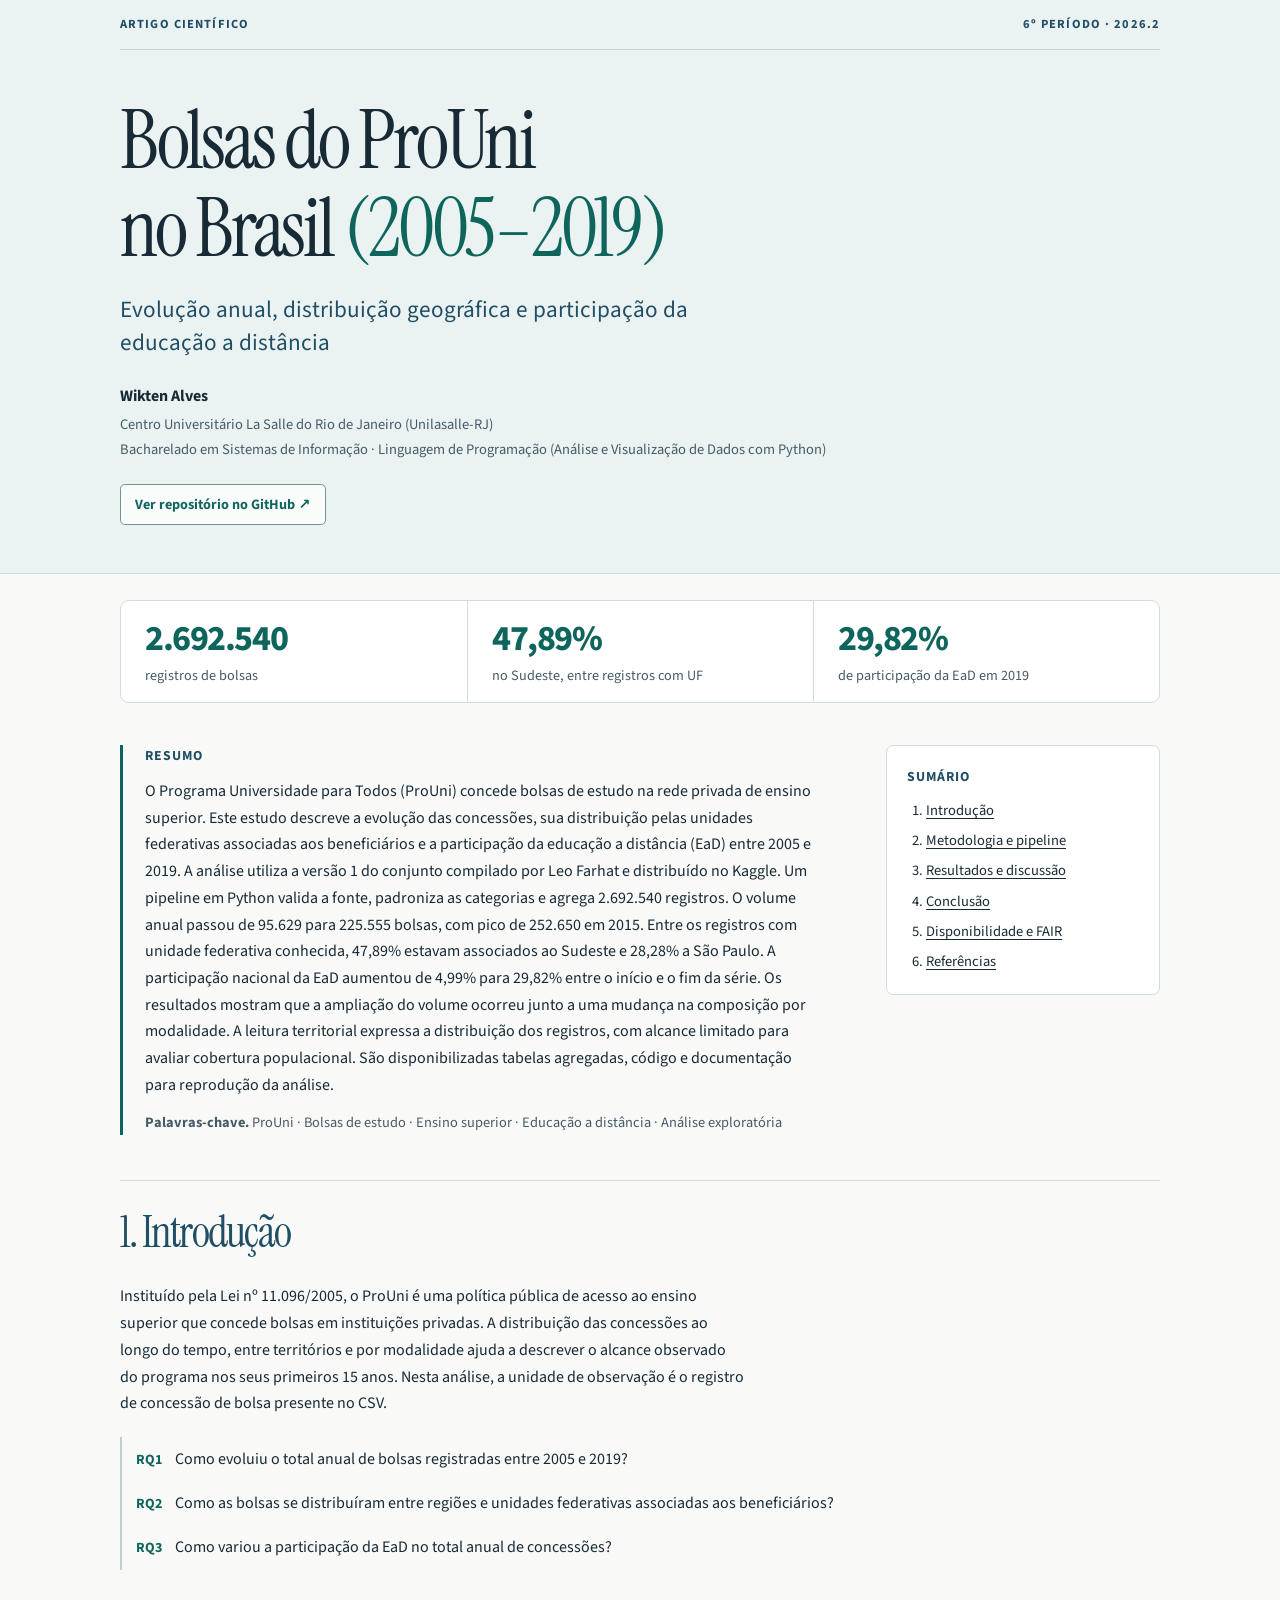
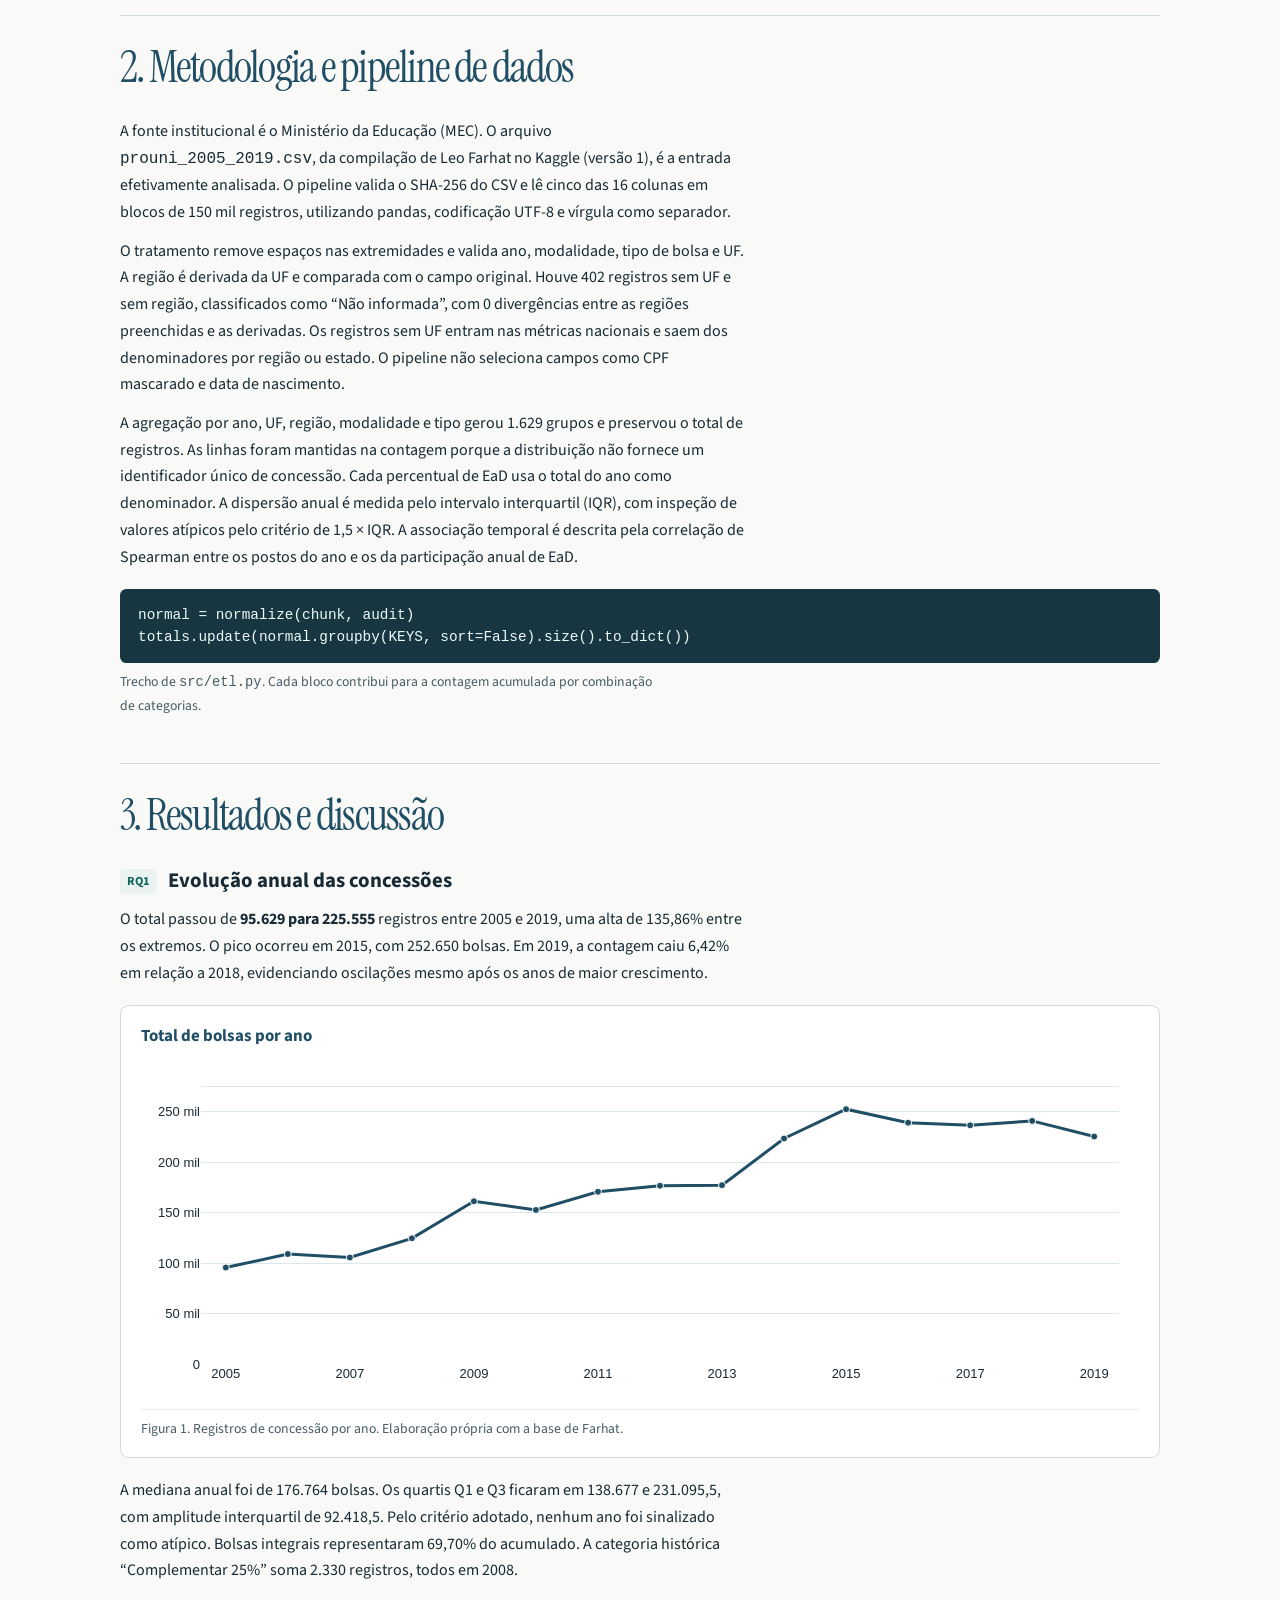
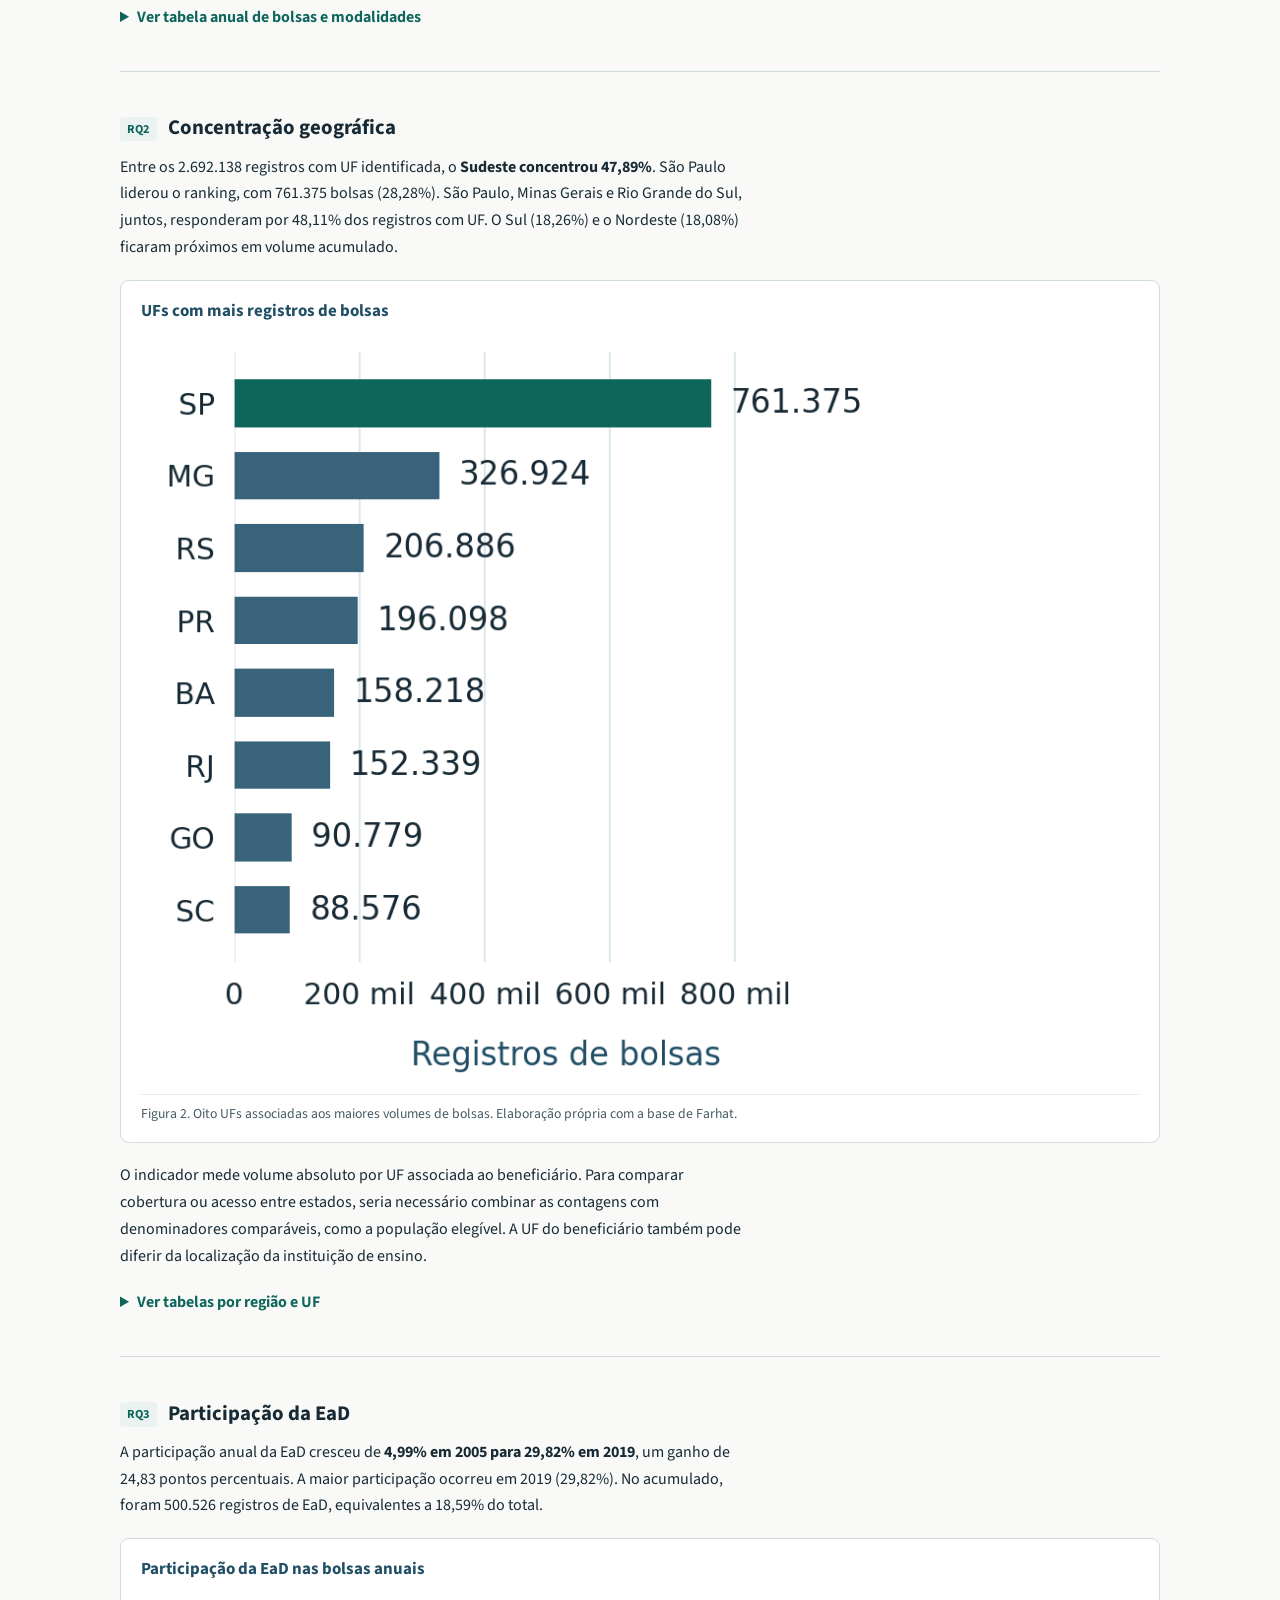
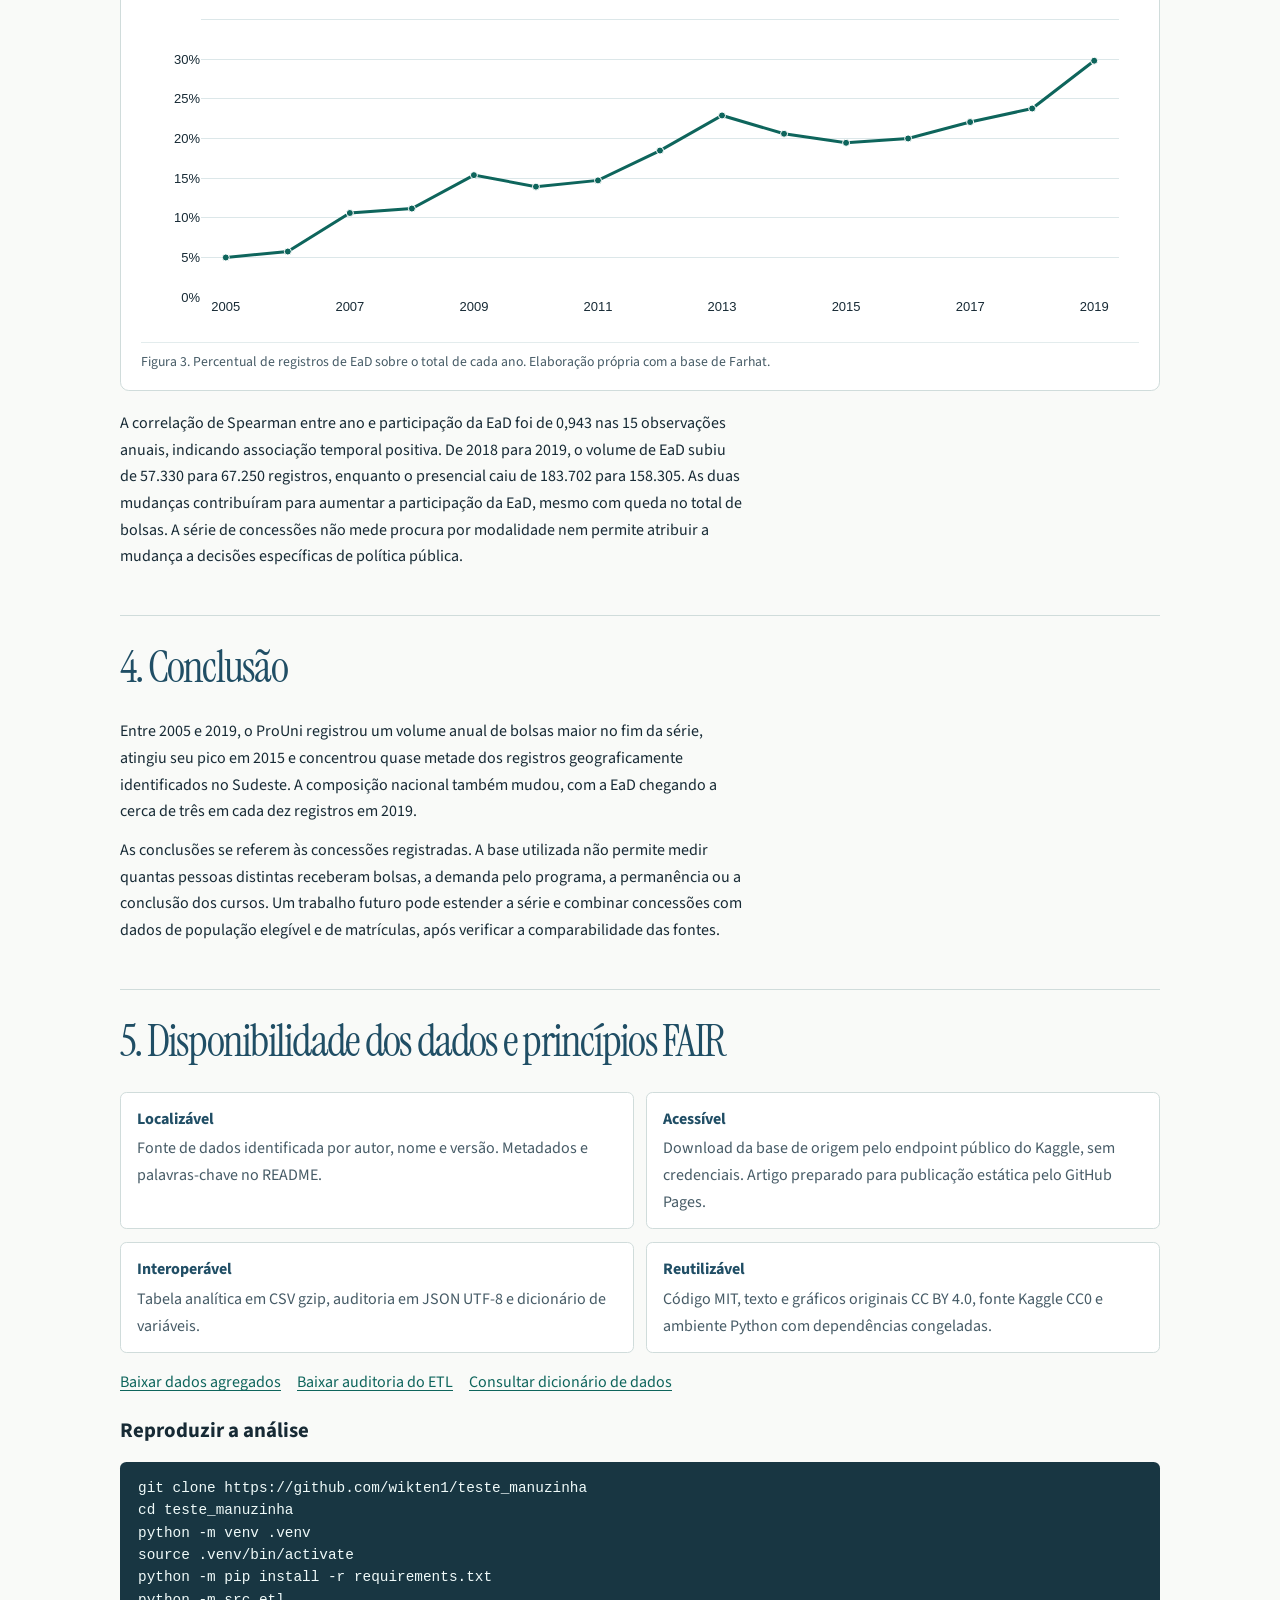
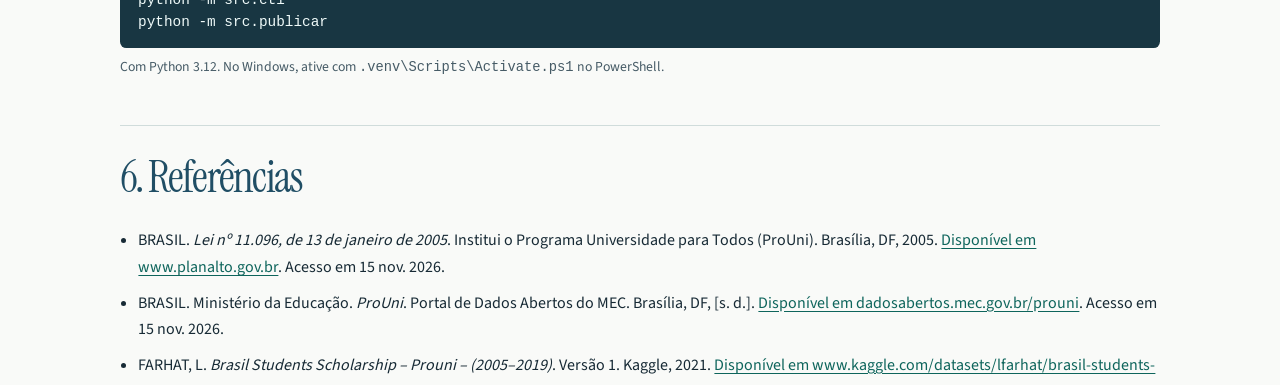
<file: docs/index.html>
<!doctype html>
<html lang="pt-BR">
<head>
  <meta charset="utf-8">
  <meta name="viewport" content="width=device-width, initial-scale=1">
  <meta name="description" content="Artigo acadêmico sobre a evolução, a distribuição por UF e a participação da EaD nas bolsas do ProUni entre 2005 e 2019.">
  <meta name="author" content="Wikten Alves">
  <meta name="keywords" content="ProUni, bolsas de estudo, ensino superior, educação a distância, análise exploratória">
  <title>Bolsas do ProUni no Brasil (2005–2019)</title>
  <link rel="stylesheet" href="assets/artigo.css">
  <script defer src="assets/dados-graficos.js"></script>
  <script defer src="assets/graficos.js"></script>
</head>
<body>
  <a class="skip" href="#artigo">Ir para o artigo</a>
  <header class="hero">
    <div class="wrap">
      <div class="identity">
        <span>Artigo científico</span>
        <span>6º período · 2026.2</span>
      </div>
      <h1>Bolsas do ProUni<br class="desktop-only"> no Brasil <span>(2005–2019)</span></h1>
      <p class="deck">Evolução anual, distribuição geográfica e participação da educação a distância</p>
      <p class="authors">Wikten Alves</p>
      <p class="affiliation">Centro Universitário La Salle do Rio de Janeiro (Unilasalle-RJ)<br>Bacharelado em Sistemas de Informação · Linguagem de Programação (Análise e Visualização de Dados com Python)</p>
      <a class="repo" href="https://github.com/wikten1/teste_manuzinha">Ver repositório no GitHub ↗</a>
    </div>
  </header>
  <main id="artigo" class="wrap">
    <div class="highlights" aria-label="Indicadores do estudo">
      <div><strong>2.692.540</strong><span>registros de bolsas</span></div>
      <div><strong>47,89%</strong><span>no Sudeste, entre registros com UF</span></div>
      <div><strong>29,82%</strong><span>de participação da EaD em 2019</span></div>
    </div>
    <div class="opening">
      <section class="abstract" aria-labelledby="resumo">
        <h2 id="resumo">Resumo</h2>
        <p>O Programa Universidade para Todos (ProUni) concede bolsas de estudo na rede privada de ensino superior. Este estudo descreve a evolução das concessões, sua distribuição pelas unidades federativas associadas aos beneficiários e a participação da educação a distância (EaD) entre 2005 e 2019. A análise utiliza a versão 1 do conjunto compilado por Leo Farhat e distribuído no Kaggle. Um pipeline em Python valida a fonte, padroniza as categorias e agrega 2.692.540 registros. O volume anual passou de 95.629 para 225.555 bolsas, com pico de 252.650 em 2015. Entre os registros com unidade federativa conhecida, 47,89% estavam associados ao Sudeste e 28,28% a São Paulo. A participação nacional da EaD aumentou de 4,99% para 29,82% entre o início e o fim da série. Os resultados mostram que a ampliação do volume ocorreu junto a uma mudança na composição por modalidade. A leitura territorial expressa a distribuição dos registros, com alcance limitado para avaliar cobertura populacional. São disponibilizadas tabelas agregadas, código e documentação para reprodução da análise.</p>
        <p class="keywords"><strong>Palavras-chave.</strong> ProUni · Bolsas de estudo · Ensino superior · Educação a distância · Análise exploratória</p>
      </section>
      <nav class="toc" aria-label="Sumário">
        <h2>Sumário</h2>
        <ol>
          <li><a href="#introducao">Introdução</a></li>
          <li><a href="#metodologia">Metodologia e pipeline</a></li>
          <li><a href="#resultados">Resultados e discussão</a></li>
          <li><a href="#conclusao">Conclusão</a></li>
          <li><a href="#fair">Disponibilidade e FAIR</a></li>
          <li><a href="#referencias">Referências</a></li>
        </ol>
      </nav>
    </div>
    <article>
      <section class="chapter" aria-labelledby="introducao">
        <h2 id="introducao">1. Introdução</h2>
        <p>Instituído pela Lei nº 11.096/2005, o ProUni é uma política pública de acesso ao ensino superior que concede bolsas em instituições privadas. A distribuição das concessões ao longo do tempo, entre territórios e por modalidade ajuda a descrever o alcance observado do programa nos seus primeiros 15 anos. Nesta análise, a unidade de observação é o registro de concessão de bolsa presente no CSV.</p>
        <ol class="research">
          <li><b>RQ1</b> Como evoluiu o total anual de bolsas registradas entre 2005 e 2019?</li>
          <li><b>RQ2</b> Como as bolsas se distribuíram entre regiões e unidades federativas associadas aos beneficiários?</li>
          <li><b>RQ3</b> Como variou a participação da EaD no total anual de concessões?</li>
        </ol>
      </section>

      <section class="chapter" aria-labelledby="metodologia">
        <h2 id="metodologia">2. Metodologia e pipeline de dados</h2>
        <p>A fonte institucional é o Ministério da Educação (MEC). O arquivo <code>prouni_2005_2019.csv</code>, da compilação de Leo Farhat no Kaggle (versão 1), é a entrada efetivamente analisada. O pipeline valida o SHA-256 do CSV e lê cinco das 16 colunas em blocos de 150 mil registros, utilizando pandas, codificação UTF-8 e vírgula como separador.</p>
        <p>O tratamento remove espaços nas extremidades e valida ano, modalidade, tipo de bolsa e UF. A região é derivada da UF e comparada com o campo original. Houve 402 registros sem UF e sem região, classificados como “Não informada”, com 0 divergências entre as regiões preenchidas e as derivadas. Os registros sem UF entram nas métricas nacionais e saem dos denominadores por região ou estado. O pipeline não seleciona campos como CPF mascarado e data de nascimento.</p>
        <p>A agregação por ano, UF, região, modalidade e tipo gerou 1.629 grupos e preservou o total de registros. As linhas foram mantidas na contagem porque a distribuição não fornece um identificador único de concessão. Cada percentual de EaD usa o total do ano como denominador. A dispersão anual é medida pelo intervalo interquartil (IQR), com inspeção de valores atípicos pelo critério de 1,5 × IQR. A associação temporal é descrita pela correlação de Spearman entre os postos do ano e os da participação anual de EaD.</p>
        <pre tabindex="0"><code>normal = normalize(chunk, audit)
totals.update(normal.groupby(KEYS, sort=False).size().to_dict())</code></pre>
        <p class="code-caption">Trecho de <code>src/etl.py</code>. Cada bloco contribui para a contagem acumulada por combinação de categorias.</p>
      </section>

      <section class="chapter" aria-labelledby="resultados">
        <h2 id="resultados">3. Resultados e discussão</h2>
        <section class="result" aria-labelledby="resultado-1">
          <h3 id="resultado-1"><span>RQ1</span> Evolução anual das concessões</h3>
          <p>O total passou de <strong>95.629 para 225.555</strong> registros entre 2005 e 2019, uma alta de 135,86% entre os extremos. O pico ocorreu em 2015, com 252.650 bolsas. Em 2019, a contagem caiu 6,42% em relação a 2018, evidenciando oscilações mesmo após os anos de maior crescimento.</p>
          <figure>
            <h4>Total de bolsas por ano</h4>
            <div id="chart-anual" class="chart" role="group" aria-label="Gráfico interativo do total anual de bolsas. Os valores também estão disponíveis em tabela."></div>
            <figcaption>Figura 1. Registros de concessão por ano. Elaboração própria com a base de Farhat.</figcaption>
          </figure>
          <p>A mediana anual foi de 176.764 bolsas. Os quartis Q1 e Q3 ficaram em 138.677 e 231.095,5, com amplitude interquartil de 92.418,5. Pelo critério adotado, nenhum ano foi sinalizado como atípico. Bolsas integrais representaram 69,70% do acumulado. A categoria histórica “Complementar 25%” soma 2.330 registros, todos em 2008.</p>
          <details>
            <summary>Ver tabela anual de bolsas e modalidades</summary>
            <div class="table-wrap" tabindex="0" role="region" aria-label="Dados anuais de bolsas e modalidades">
              <table><caption>Bolsas anuais por modalidade, 2005–2019</caption><thead><tr><th scope="col">Ano</th><th scope="col">Total</th><th scope="col">Presencial</th><th scope="col">EaD</th><th scope="col">% EaD</th></tr></thead><tbody><tr><th scope="row">2005</th><td>95.629</td><td>90.861</td><td>4.768</td><td>4,99%</td></tr><tr><th scope="row">2006</th><td>109.025</td><td>102.769</td><td>6.256</td><td>5,74%</td></tr><tr><th scope="row">2007</th><td>105.574</td><td>94.384</td><td>11.190</td><td>10,60%</td></tr><tr><th scope="row">2008</th><td>124.621</td><td>110.711</td><td>13.910</td><td>11,16%</td></tr><tr><th scope="row">2009</th><td>161.369</td><td>136.553</td><td>24.816</td><td>15,38%</td></tr><tr><th scope="row">2010</th><td>152.733</td><td>131.466</td><td>21.267</td><td>13,92%</td></tr><tr><th scope="row">2011</th><td>170.766</td><td>145.639</td><td>25.127</td><td>14,71%</td></tr><tr><th scope="row">2012</th><td>176.764</td><td>144.099</td><td>32.665</td><td>18,48%</td></tr><tr><th scope="row">2013</th><td>177.326</td><td>136.701</td><td>40.625</td><td>22,91%</td></tr><tr><th scope="row">2014</th><td>223.598</td><td>177.536</td><td>46.062</td><td>20,60%</td></tr><tr><th scope="row">2015</th><td>252.650</td><td>203.494</td><td>49.156</td><td>19,46%</td></tr><tr><th scope="row">2016</th><td>239.262</td><td>191.397</td><td>47.865</td><td>20,01%</td></tr><tr><th scope="row">2017</th><td>236.636</td><td>184.397</td><td>52.239</td><td>22,08%</td></tr><tr><th scope="row">2018</th><td>241.032</td><td>183.702</td><td>57.330</td><td>23,79%</td></tr><tr><th scope="row">2019</th><td>225.555</td><td>158.305</td><td>67.250</td><td>29,82%</td></tr></tbody></table>
            </div>
          </details>
        </section>

        <section class="result" aria-labelledby="resultado-2">
          <h3 id="resultado-2"><span>RQ2</span> Concentração geográfica</h3>
          <p>Entre os 2.692.138 registros com UF identificada, o <strong>Sudeste concentrou 47,89%</strong>. São Paulo liderou o ranking, com 761.375 bolsas (28,28%). São Paulo, Minas Gerais e Rio Grande do Sul, juntos, responderam por 48,11% dos registros com UF. O Sul (18,26%) e o Nordeste (18,08%) ficaram próximos em volume acumulado.</p>
          <figure>
            <h4>UFs com mais registros de bolsas</h4>
            <picture>
              <source media="(max-width: 480px)" srcset="assets/ranking-ufs-mobile.png" width="792" height="765">
              <img class="ranking" src="assets/ranking-ufs.png" width="1655" height="864" loading="lazy" alt="Ranking das oito UFs com mais bolsas, liderado por São Paulo, Minas Gerais e Rio Grande do Sul. A tabela seguinte lista todas as UFs.">
            </picture>
            <figcaption>Figura 2. Oito UFs associadas aos maiores volumes de bolsas. Elaboração própria com a base de Farhat.</figcaption>
          </figure>
          <p>O indicador mede volume absoluto por UF associada ao beneficiário. Para comparar cobertura ou acesso entre estados, seria necessário combinar as contagens com denominadores comparáveis, como a população elegível. A UF do beneficiário também pode diferir da localização da instituição de ensino.</p>
          <details>
            <summary>Ver tabelas por região e UF</summary>
            <div class="table-wrap" tabindex="0" role="region" aria-label="Registros por região e UF">
              <table><caption>Registros com UF identificada, por região</caption><thead><tr><th scope="col">Região</th><th scope="col">Bolsas</th><th scope="col">Participação</th></tr></thead><tbody><tr><th scope="row">Sudeste</th><td>1.289.321</td><td>47,89%</td></tr><tr><th scope="row">Sul</th><td>491.560</td><td>18,26%</td></tr><tr><th scope="row">Nordeste</th><td>486.819</td><td>18,08%</td></tr><tr><th scope="row">Centro-Oeste</th><td>247.089</td><td>9,18%</td></tr><tr><th scope="row">Norte</th><td>177.349</td><td>6,59%</td></tr></tbody></table>
              <table><caption>Registros por UF</caption><thead><tr><th scope="col">UF</th><th scope="col">Região</th><th scope="col">Bolsas</th><th scope="col">Participação</th></tr></thead><tbody><tr><th scope="row">SP</th><td>Sudeste</td><td>761.375</td><td>28,28%</td></tr><tr><th scope="row">MG</th><td>Sudeste</td><td>326.924</td><td>12,14%</td></tr><tr><th scope="row">RS</th><td>Sul</td><td>206.886</td><td>7,68%</td></tr><tr><th scope="row">PR</th><td>Sul</td><td>196.098</td><td>7,28%</td></tr><tr><th scope="row">BA</th><td>Nordeste</td><td>158.218</td><td>5,88%</td></tr><tr><th scope="row">RJ</th><td>Sudeste</td><td>152.339</td><td>5,66%</td></tr><tr><th scope="row">GO</th><td>Centro-Oeste</td><td>90.779</td><td>3,37%</td></tr><tr><th scope="row">SC</th><td>Sul</td><td>88.576</td><td>3,29%</td></tr><tr><th scope="row">PE</th><td>Nordeste</td><td>73.834</td><td>2,74%</td></tr><tr><th scope="row">DF</th><td>Centro-Oeste</td><td>72.583</td><td>2,70%</td></tr><tr><th scope="row">MA</th><td>Nordeste</td><td>66.257</td><td>2,46%</td></tr><tr><th scope="row">CE</th><td>Nordeste</td><td>65.433</td><td>2,43%</td></tr><tr><th scope="row">PA</th><td>Norte</td><td>60.452</td><td>2,25%</td></tr><tr><th scope="row">ES</th><td>Sudeste</td><td>48.683</td><td>1,81%</td></tr><tr><th scope="row">AM</th><td>Norte</td><td>44.937</td><td>1,67%</td></tr><tr><th scope="row">MT</th><td>Centro-Oeste</td><td>41.906</td><td>1,56%</td></tr><tr><th scope="row">MS</th><td>Centro-Oeste</td><td>41.821</td><td>1,55%</td></tr><tr><th scope="row">RN</th><td>Nordeste</td><td>33.709</td><td>1,25%</td></tr><tr><th scope="row">RO</th><td>Norte</td><td>31.138</td><td>1,16%</td></tr><tr><th scope="row">PB</th><td>Nordeste</td><td>28.388</td><td>1,05%</td></tr><tr><th scope="row">PI</th><td>Nordeste</td><td>24.739</td><td>0,92%</td></tr><tr><th scope="row">SE</th><td>Nordeste</td><td>20.824</td><td>0,77%</td></tr><tr><th scope="row">AL</th><td>Nordeste</td><td>15.417</td><td>0,57%</td></tr><tr><th scope="row">TO</th><td>Norte</td><td>14.416</td><td>0,54%</td></tr><tr><th scope="row">AC</th><td>Norte</td><td>11.292</td><td>0,42%</td></tr><tr><th scope="row">AP</th><td>Norte</td><td>9.561</td><td>0,36%</td></tr><tr><th scope="row">RR</th><td>Norte</td><td>5.553</td><td>0,21%</td></tr></tbody></table>
            </div>
          </details>
        </section>

        <section class="result" aria-labelledby="resultado-3">
          <h3 id="resultado-3"><span>RQ3</span> Participação da EaD</h3>
          <p>A participação anual da EaD cresceu de <strong>4,99% em 2005 para 29,82% em 2019</strong>, um ganho de 24,83 pontos percentuais. A maior participação ocorreu em 2019 (29,82%). No acumulado, foram 500.526 registros de EaD, equivalentes a 18,59% do total.</p>
          <figure>
            <h4>Participação da EaD nas bolsas anuais</h4>
            <div id="chart-ead" class="chart" role="group" aria-label="Gráfico interativo da participação anual de EaD. A tabela anual contém os mesmos dados."></div>
            <figcaption>Figura 3. Percentual de registros de EaD sobre o total de cada ano. Elaboração própria com a base de Farhat.</figcaption>
          </figure>
          <p>A correlação de Spearman entre ano e participação da EaD foi de 0,943 nas 15 observações anuais, indicando associação temporal positiva. De 2018 para 2019, o volume de EaD subiu de 57.330 para 67.250 registros, enquanto o presencial caiu de 183.702 para 158.305. As duas mudanças contribuíram para aumentar a participação da EaD, mesmo com queda no total de bolsas. A série de concessões não mede procura por modalidade nem permite atribuir a mudança a decisões específicas de política pública.</p>
        </section>
      </section>

      <section class="chapter" aria-labelledby="conclusao">
        <h2 id="conclusao">4. Conclusão</h2>
        <p>Entre 2005 e 2019, o ProUni registrou um volume anual de bolsas maior no fim da série, atingiu seu pico em 2015 e concentrou quase metade dos registros geograficamente identificados no Sudeste. A composição nacional também mudou, com a EaD chegando a cerca de três em cada dez registros em 2019.</p>
        <p>As conclusões se referem às concessões registradas. A base utilizada não permite medir quantas pessoas distintas receberam bolsas, a demanda pelo programa, a permanência ou a conclusão dos cursos. Um trabalho futuro pode estender a série e combinar concessões com dados de população elegível e de matrículas, após verificar a comparabilidade das fontes.</p>
      </section>

      <section class="chapter" aria-labelledby="fair">
        <h2 id="fair">5. Disponibilidade dos dados e princípios FAIR</h2>
        <dl class="fair-list">
          <div><dt>Localizável</dt><dd>Fonte de dados identificada por autor, nome e versão. Metadados e palavras-chave no README.</dd></div>
          <div><dt>Acessível</dt><dd>Download da base de origem pelo endpoint público do Kaggle, sem credenciais. Artigo preparado para publicação estática pelo GitHub Pages.</dd></div>
          <div><dt>Interoperável</dt><dd>Tabela analítica em CSV gzip, auditoria em JSON UTF-8 e dicionário de variáveis.</dd></div>
          <div><dt>Reutilizável</dt><dd>Código MIT, texto e gráficos originais CC BY 4.0, fonte Kaggle CC0 e ambiente Python com dependências congeladas.</dd></div>
        </dl>
        <div class="downloads">
          <a href="assets/bolsas_agregadas.csv.gz" download>Baixar dados agregados</a>
          <a href="assets/qualidade.json" download>Baixar auditoria do ETL</a>
          <a href="https://github.com/wikten1/teste_manuzinha/blob/HEAD/data/data_dictionary.md">Consultar dicionário de dados</a>
        </div>
        <h3>Reproduzir a análise</h3>
        <pre tabindex="0"><code>git clone https://github.com/wikten1/teste_manuzinha
cd teste_manuzinha
python -m venv .venv
source .venv/bin/activate
python -m pip install -r requirements.txt
python -m src.etl
python -m src.publicar</code></pre>
        <p class="code-caption">Com Python 3.12. No Windows, ative com <code>.venv\Scripts\Activate.ps1</code> no PowerShell.</p>
      </section>

      <section class="chapter references" aria-labelledby="referencias">
        <h2 id="referencias">6. Referências</h2>
        <ul>
          <li>BRASIL. <em>Lei nº 11.096, de 13 de janeiro de 2005</em>. Institui o Programa Universidade para Todos (ProUni). Brasília, DF, 2005. <a href="https://www.planalto.gov.br/ccivil_03/_ato2004-2006/2005/lei/l11096.htm">Disponível em www.planalto.gov.br</a>. Acesso em 15 nov. 2026.</li>
          <li>BRASIL. Ministério da Educação. <em>ProUni</em>. Portal de Dados Abertos do MEC. Brasília, DF, [s. d.]. <a href="https://dadosabertos.mec.gov.br/prouni">Disponível em dadosabertos.mec.gov.br/prouni</a>. Acesso em 15 nov. 2026.</li>
          <li>FARHAT, L. <em>Brasil Students Scholarship – Prouni – (2005–2019)</em>. Versão 1. Kaggle, 2021. <a href="https://www.kaggle.com/datasets/lfarhat/brasil-students-scholarship-prouni-20052019">Disponível em www.kaggle.com/datasets/lfarhat/brasil-students-scholarship-prouni-20052019</a>. Acesso em 15 nov. 2026.</li>
          <li>PANDAS DEVELOPMENT TEAM. <em>pandas 2.2.3 documentation</em>. [S. l.], 2024. <a href="https://pandas.pydata.org/pandas-docs/version/2.2.3/">Disponível em pandas.pydata.org/pandas-docs/version/2.2.3/</a>. Acesso em 15 nov. 2026.</li>
          <li>PLOTLY TECHNOLOGIES INC. <em>Plotly Python Open Source Graphing Library</em>. [S. l.], [s. d.]. <a href="https://plotly.com/python/">Disponível em plotly.com/python/</a>. Acesso em 15 nov. 2026.</li>
          <li>THE MATPLOTLIB DEVELOPMENT TEAM. <em>Matplotlib 3.10.8 documentation</em>. [S. l.], [s. d.]. <a href="https://matplotlib.org/3.10.8/">Disponível em matplotlib.org/3.10.8/</a>. Acesso em 15 nov. 2026.</li>
          <li>WILKINSON, M. D. et al. The FAIR Guiding Principles for scientific data management and stewardship. <em>Scientific Data</em>, v. 3, art. 160018, 2016. <a href="https://doi.org/10.1038/sdata.2016.18">DOI 10.1038/sdata.2016.18</a>.</li>
        </ul>
      </section>
    </article>
  </main>
  <footer>
    <div class="wrap">
      <p>Wikten Alves · Centro Universitário La Salle do Rio de Janeiro (Unilasalle-RJ) · 2026.2</p>
      <p>Texto e gráficos sob <a href="https://creativecommons.org/licenses/by/4.0/deed.pt-br">CC BY 4.0</a>.</p>
    </div>
  </footer>
</body>
</html>
</file>
<file: docs/assets/artigo.css>
@font-face {
  font-family: "Instrument Serif";
  src: url("fonts/instrument-serif.woff2") format("woff2");
  font-weight: 400;
  font-display: swap;
}
@font-face {
  font-family: "Source Sans 3";
  src: url("fonts/source-sans-3.woff2") format("woff2");
  font-weight: 400 750;
  font-display: swap;
}
:root {
  color-scheme: light;
  --paper: #f9faf8;
  --white: #fff;
  --ink: #172a35;
  --muted: #465b66;
  --blue: #204e65;
  --teal: #0e655c;
  --line: #d0dcdb;
  --soft: #eaf3f2;
  font-family: "Source Sans 3", system-ui, sans-serif;
  color: var(--ink);
  background: var(--paper);
}
* { box-sizing: border-box; }
body { margin: 0; line-height: 1.67; }
.wrap { width: min(1040px, calc(100% - 52px)); margin-inline: auto; }
a { color: var(--teal); text-underline-offset: .2em; }
a:hover { text-decoration-thickness: 2px; }
:focus-visible { outline: 2px solid #267775; outline-offset: 4px; }
.skip {
  position: absolute; top: 0; left: 0; z-index: 1;
  padding: .65rem 1rem; background: white; transform: translateY(-110%);
}
.skip:focus { transform: translateY(0); }
.hero { background: #eaf2f2; border-bottom: 1px solid var(--line); padding-bottom: 48px; }
.identity {
  display: flex; justify-content: space-between; gap: 1rem;
  padding-block: 14px; border-bottom: 1px solid #c2d4d7;
  color: var(--blue); font-size: .78rem; font-weight: 700;
  letter-spacing: .09em; text-transform: uppercase;
}
h1, .chapter > h2 {
  font-family: "Instrument Serif", Georgia, serif;
  font-weight: 400; line-height: 1.08; letter-spacing: -.04em;
}
h1 { margin: .58em 0 .27em; font-size: clamp(2.5rem, 6.35vw, 5.35rem); }
h1 span { color: var(--teal); white-space: nowrap; }
.deck { max-width: 660px; color: var(--blue); font-size: clamp(1.12rem, 1.9vw, 1.45rem); margin: 0 0 1.4rem; line-height: 1.42; }
.authors { font-weight: 700; margin: 0; }
.affiliation { color: var(--muted); font-size: .91rem; margin: .25rem 0 1.35rem; }
.repo {
  display: inline-block; padding: .5rem .9rem; border: 1px solid #739390; border-radius: .3rem;
  font-weight: 680; font-size: .89rem; background: #f9fcfb;
}
a.repo { text-decoration: none; }
a.repo:hover { background: white; text-decoration: underline; }
.repo[aria-disabled="true"] { color: var(--muted); }
.highlights {
  display: grid; grid-template-columns: repeat(3, 1fr); border: 1px solid var(--line);
  border-radius: .55rem; background: var(--white); margin: 26px 0 42px;
}
.highlights div { display: flex; flex-direction: column; padding: 16px 24px; justify-content: center; }
.highlights div + div { border-left: 1px solid var(--line); }
.highlights strong { color: var(--teal); font-weight: 750; font-size: clamp(1.39rem, 3.45vw, 2.24rem); line-height: 1.22; letter-spacing: -.04em; }
.highlights span { color: var(--muted); font-size: .89rem; margin-top: .33rem; line-height: 1.35; }
.opening { display: grid; grid-template-columns: minmax(0, 1fr) minmax(215px, .39fr); gap: clamp(24px, 5vw, 64px); align-items: start; }
.abstract { border-inline-start: 3px solid var(--teal); padding-inline-start: 22px; }
.abstract h2, .toc h2 { margin: 0 0 .65rem; color: var(--blue); font-size: .86rem; letter-spacing: .07em; text-transform: uppercase; }
.abstract p { margin: 0 0 .8rem; }
.abstract .keywords { color: var(--muted); font-size: .9rem; margin: 0; }
.toc { background: var(--white); border: 1px solid var(--line); border-radius: .45rem; padding: 20px; }
.toc ol { margin: 0; padding-left: 1.3em; font-size: .91rem; }
.toc li + li { margin-top: .37rem; }
.toc a { color: var(--ink); }
.chapter { border-top: 1px solid var(--line); margin-top: 45px; padding-top: 28px; }
.chapter > h2 { font-size: clamp(1.85rem, 3.5vw, 2.75rem); margin: 0 0 .6em; color: var(--blue); }
.chapter > p, .result > p { max-width: 78ch; margin: .75rem 0; }
.chapter h2, .chapter h3, details { scroll-margin-top: 1.25rem; }
.research { list-style: none; margin: 1.25rem 0 0; padding-left: 0; }
.research li { padding: .55rem .9rem; display: flex; align-items: baseline; gap: .8rem; border-left: 2px solid #b6d4ce; }
.research b { color: var(--teal); font-size: .88rem; }
pre { padding: 15px 18px; border-radius: .4rem; background: #183642; color: #effaf9; overflow: auto; margin: 1.15rem 0 .25rem; font-size: clamp(.75rem, 2vw, .9rem); line-height: 1.55; }
code { font-family: "IBM Plex Mono", ui-monospace, Consolas, monospace; overflow-wrap: anywhere; }
pre code { overflow-wrap: normal; }
.code-caption, figcaption { font-size: .86rem; color: var(--muted); }
.chapter .code-caption { margin-top: .45rem; }
.result { margin-top: 28px; }
.result + .result { margin-top: 36px; border-top: 1px solid var(--line); padding-top: 22px; }
.result h3, #fair ~ h3 { font-size: 1.3rem; line-height: 1.3; margin-bottom: .7rem; }
.result h3 span { color: var(--teal); background: var(--soft); padding: .2rem .45rem; border-radius: .25rem; margin-right: .4rem; font-size: .77rem; vertical-align: .12em; }
figure { background: white; border: 1px solid var(--line); border-radius: .55rem; margin: 1.2rem 0; padding: 16px 20px; }
figure h4 { color: var(--blue); margin: 0 0 .2rem; font-size: 1.06rem; }
figcaption { padding-top: 8px; border-top: 1px solid #e3eced; }
.chart { height: clamp(270px, 43vw, 355px); width: 100%; }
.chart:empty::before { content: "Gráfico interativo. Consulte também a tabela anual."; color: var(--muted); font-size: .9rem; }
.chart-failed { height: auto; color: var(--muted); }
.ranking { width: min(100%, 780px); height: auto; display: block; margin: .25rem 0 .75rem; }
details { margin-top: 1rem; }
summary { color: var(--teal); cursor: pointer; font-weight: 675; padding-block: 4px; }
.table-wrap { overflow-x: auto; }
table { margin: .6rem 0 1rem; width: 100%; border-collapse: collapse; background: white; font-size: .88rem; font-variant-numeric: tabular-nums; }
caption { text-align: left; padding-block: .24rem .55rem; font-weight: 700; }
th, td { padding: .43rem .65rem; text-align: right; border-bottom: 1px solid var(--line); white-space: nowrap; }
th:first-child, td:first-child { text-align: left; }
thead { color: var(--blue); background: var(--soft); }
.fair-list { display: grid; grid-template-columns: repeat(2, 1fr); gap: .8rem; }
.fair-list div { border: 1px solid var(--line); border-radius: .4rem; background: white; padding: .8rem 1rem; }
.fair-list dt { color: var(--blue); font-weight: 720; }
.fair-list dd { color: var(--muted); margin: .2rem 0 0; }
.downloads { display: flex; flex-wrap: wrap; gap: .3rem 1rem; }
.references ul { padding-left: 1.15rem; }
.references li { margin-bottom: .55rem; overflow-wrap: anywhere; }
footer { border-top: 1px solid var(--line); margin-top: 44px; background: #eaf2f2; color: var(--muted); padding: 15px 0; font-size: .87rem; }
footer p { margin: .2rem 0; }
@media (max-width: 720px) {
  .wrap { width: calc(100% - 36px); }
  .hero { padding-bottom: 30px; }
  .opening { grid-template-columns: 1fr; }
  .desktop-only { display: none; }
  .highlights { margin: 18px 0 30px; }
  .highlights div { padding: 13px 10px; }
  .highlights span { font-size: .75rem; }
  figure { padding: 12px 9px; }
}
@media (max-width: 460px) {
  .wrap { width: calc(100% - 28px); }
  .identity { font-size: .68rem; }
  .highlights strong { font-size: clamp(1.18rem, 5.25vw, 1.4rem); }
  .abstract { padding-inline-start: 14px; }
  .fair-list { grid-template-columns: 1fr; }
}
</file>
